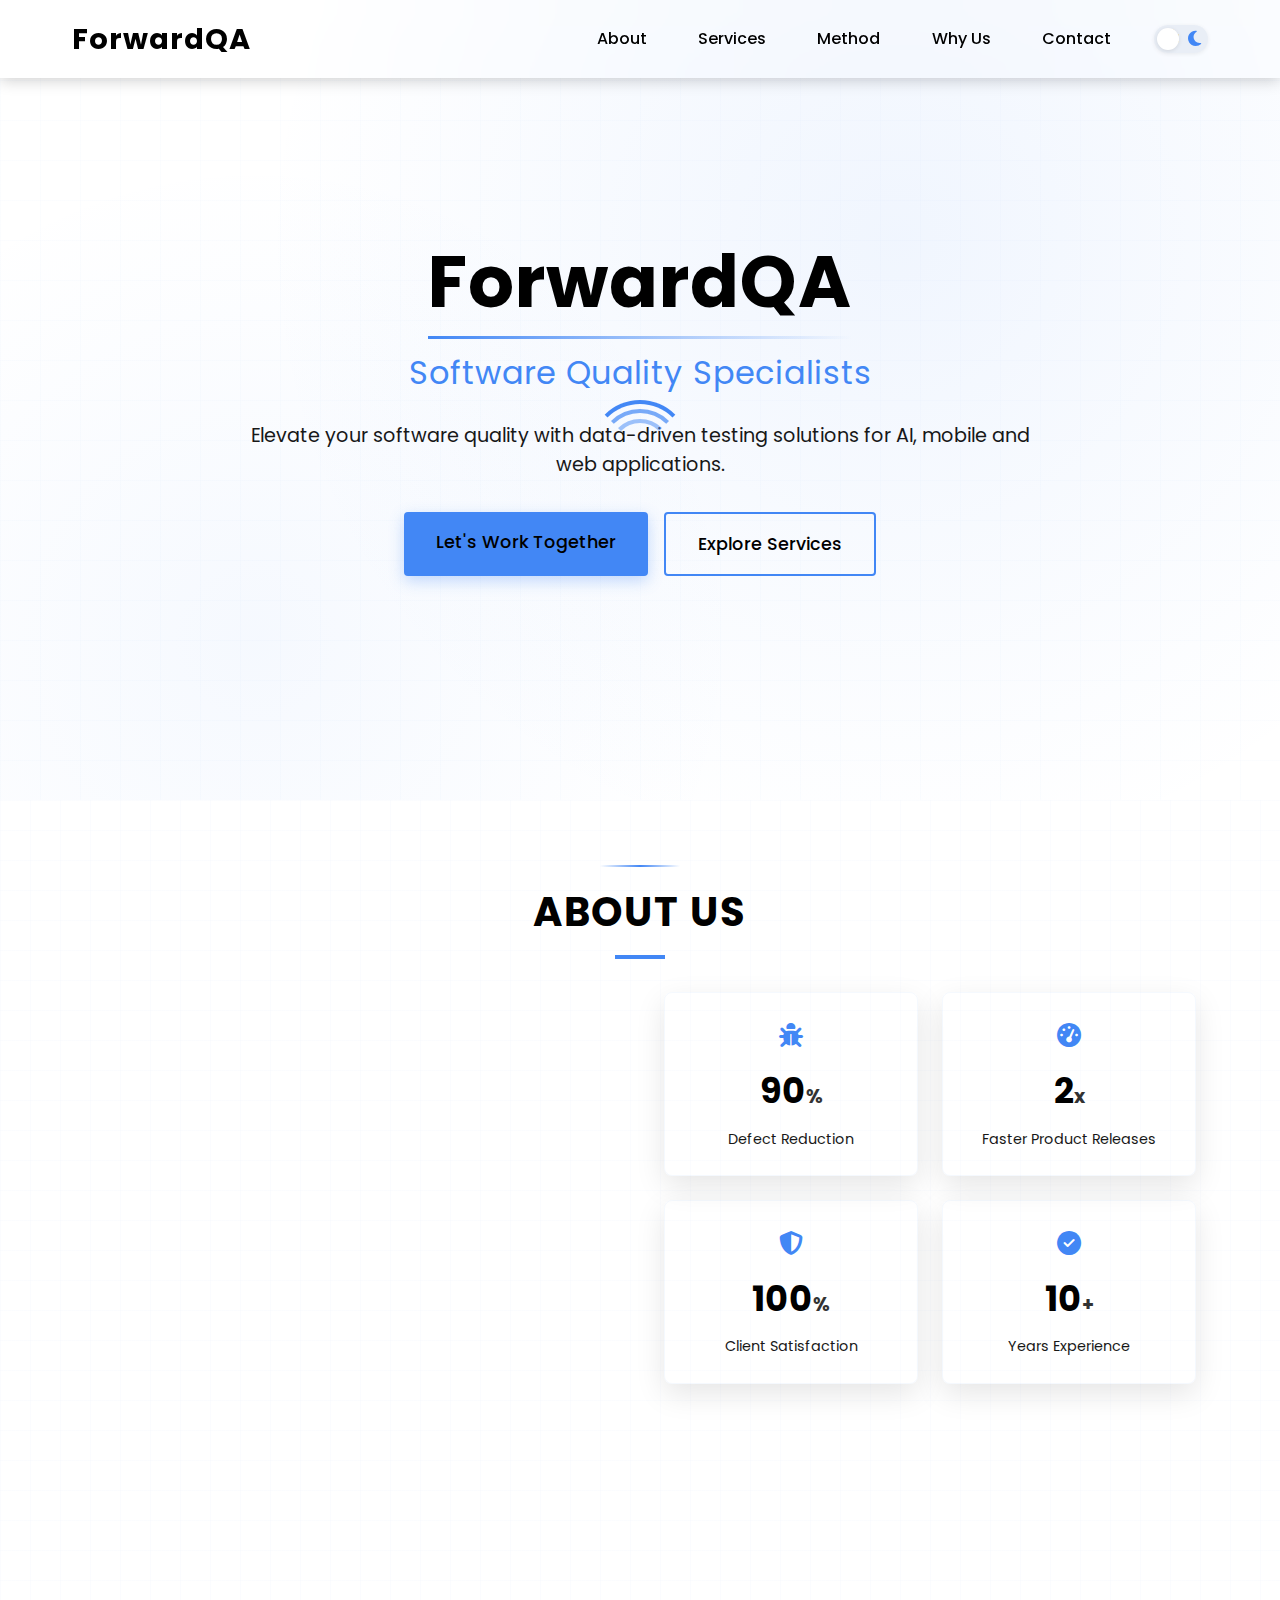
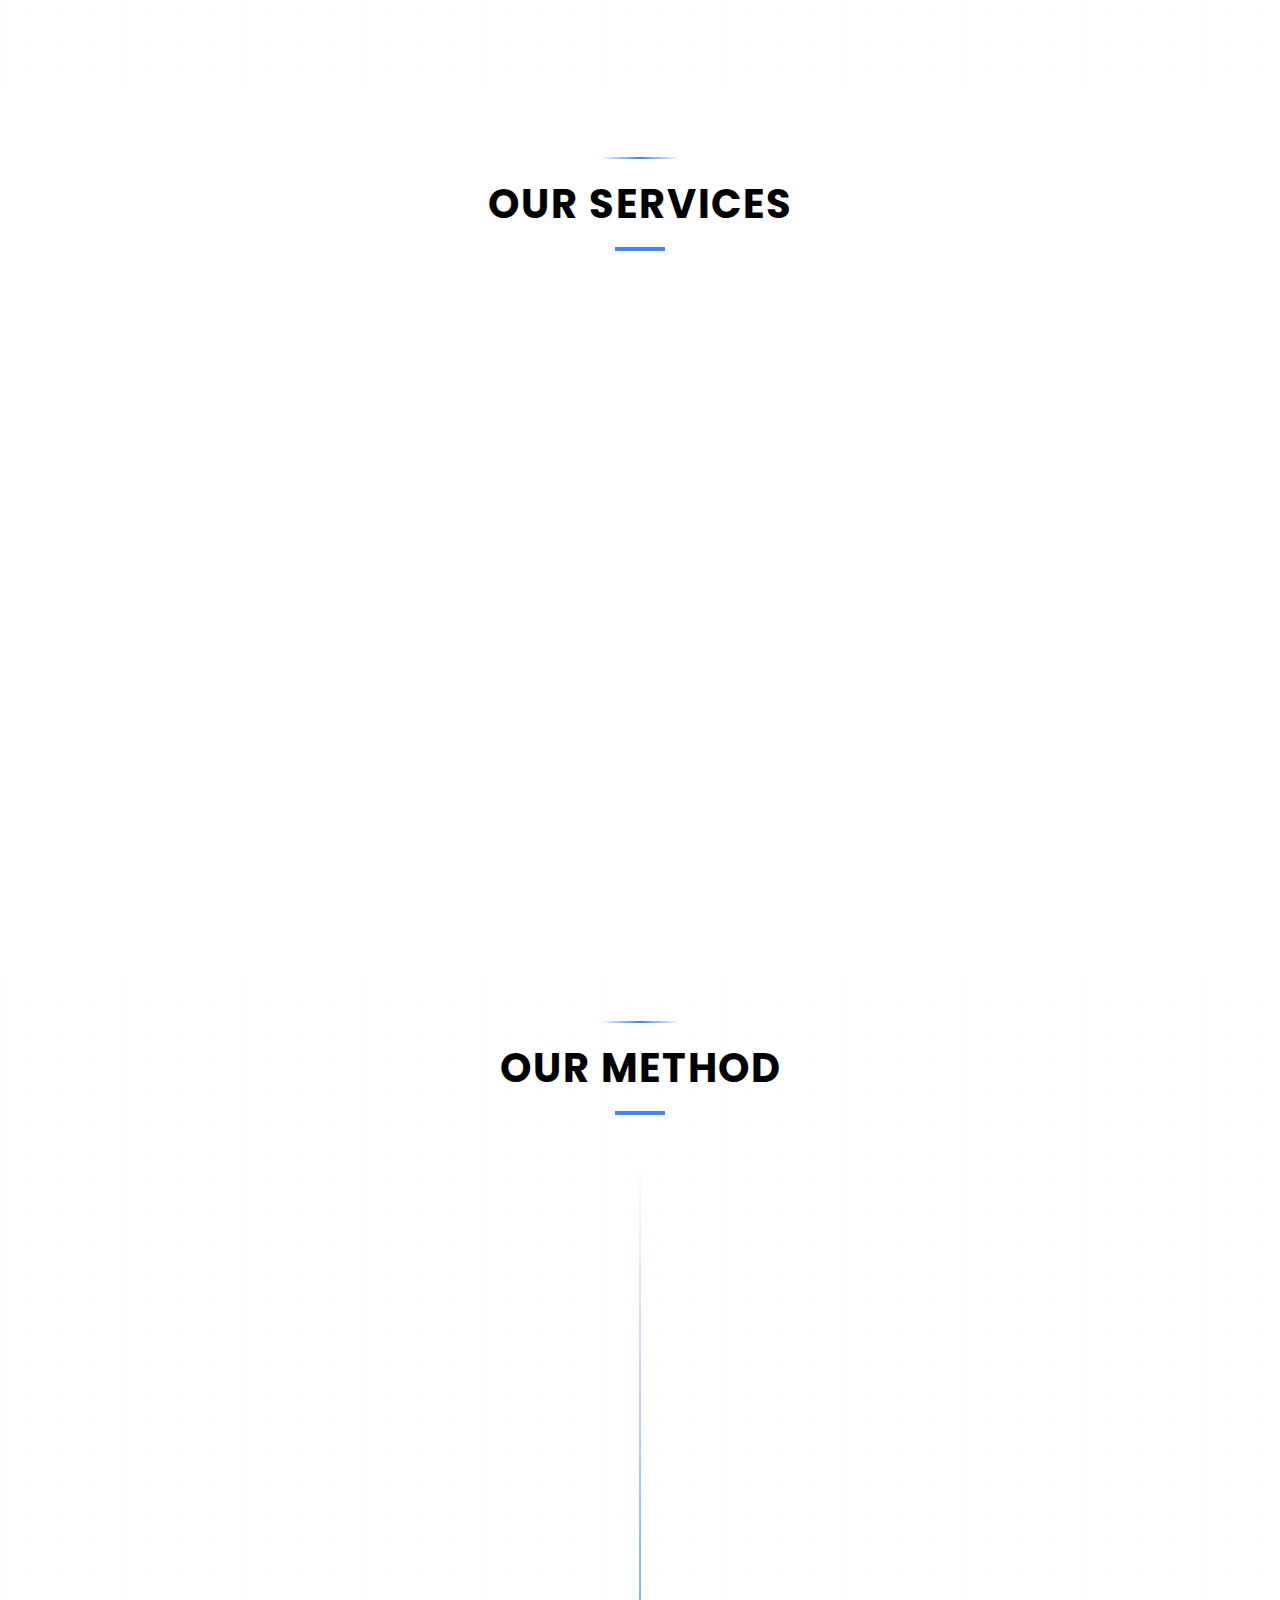
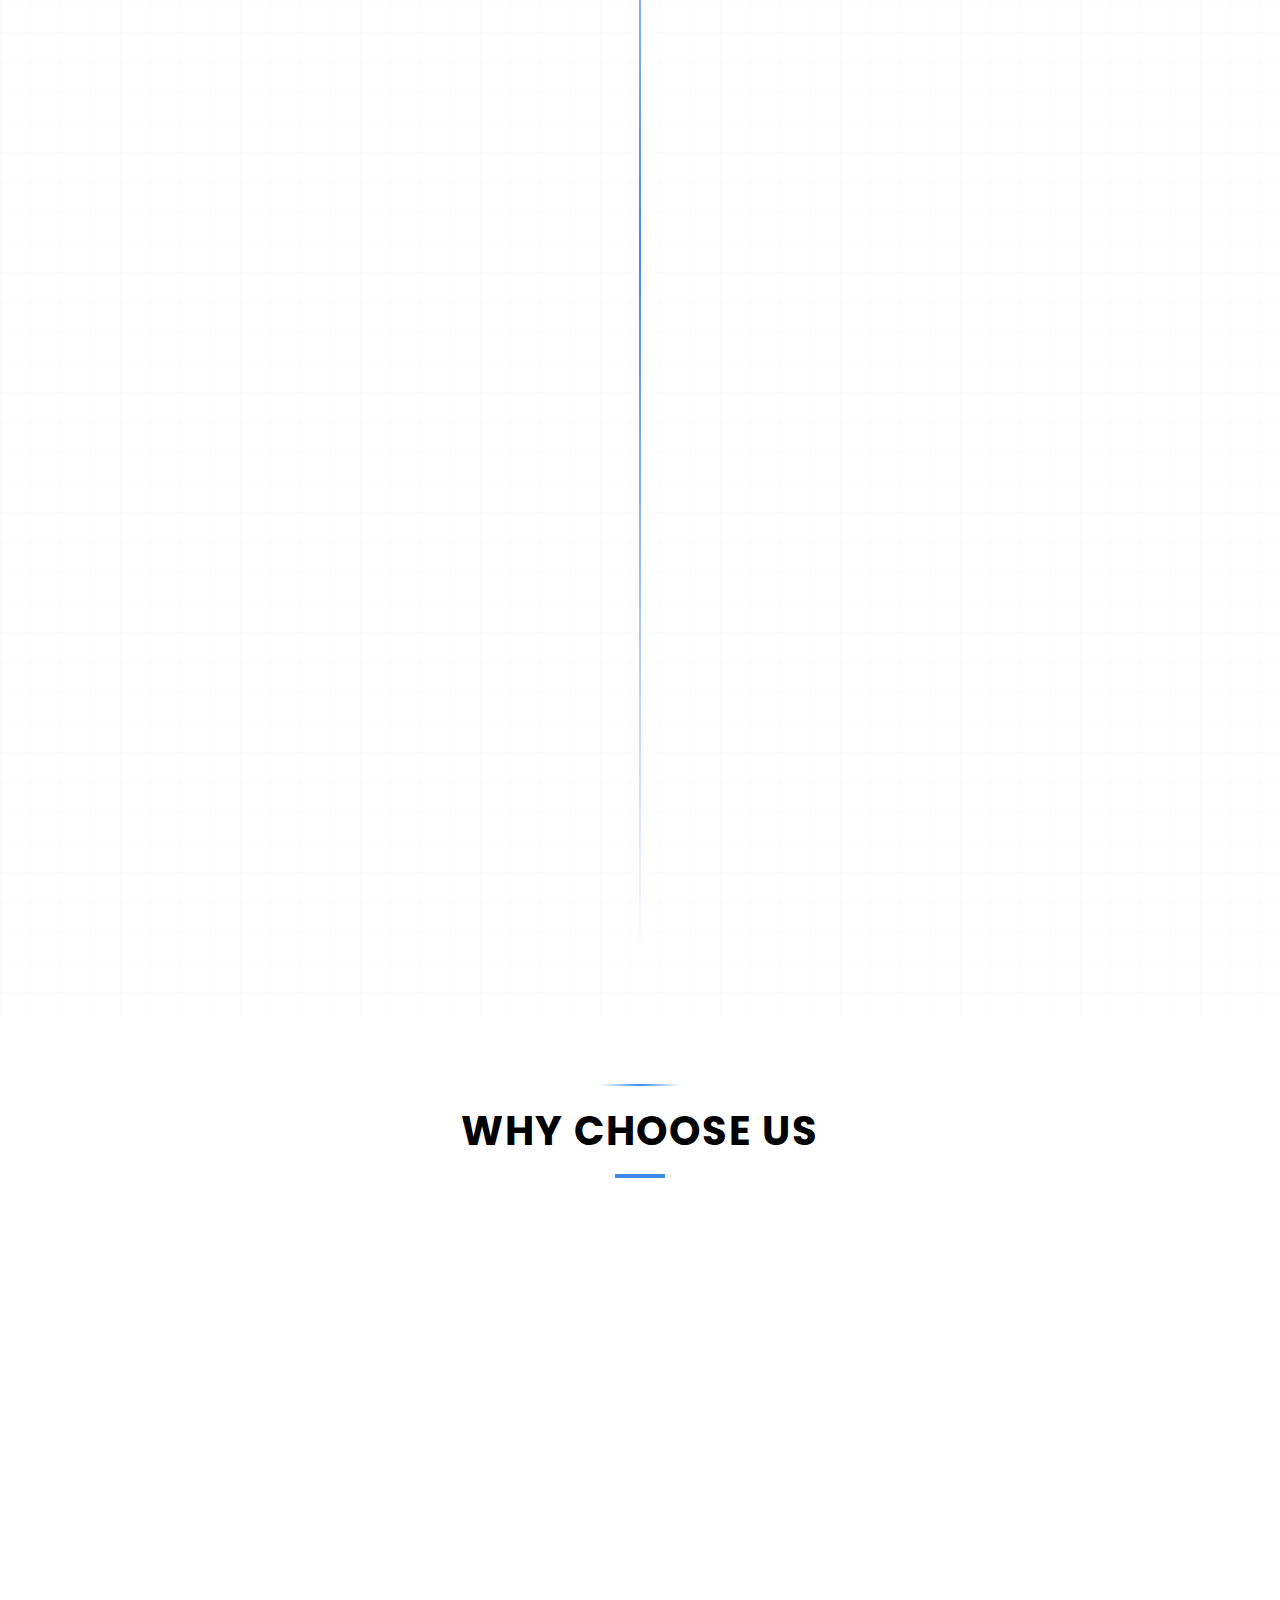
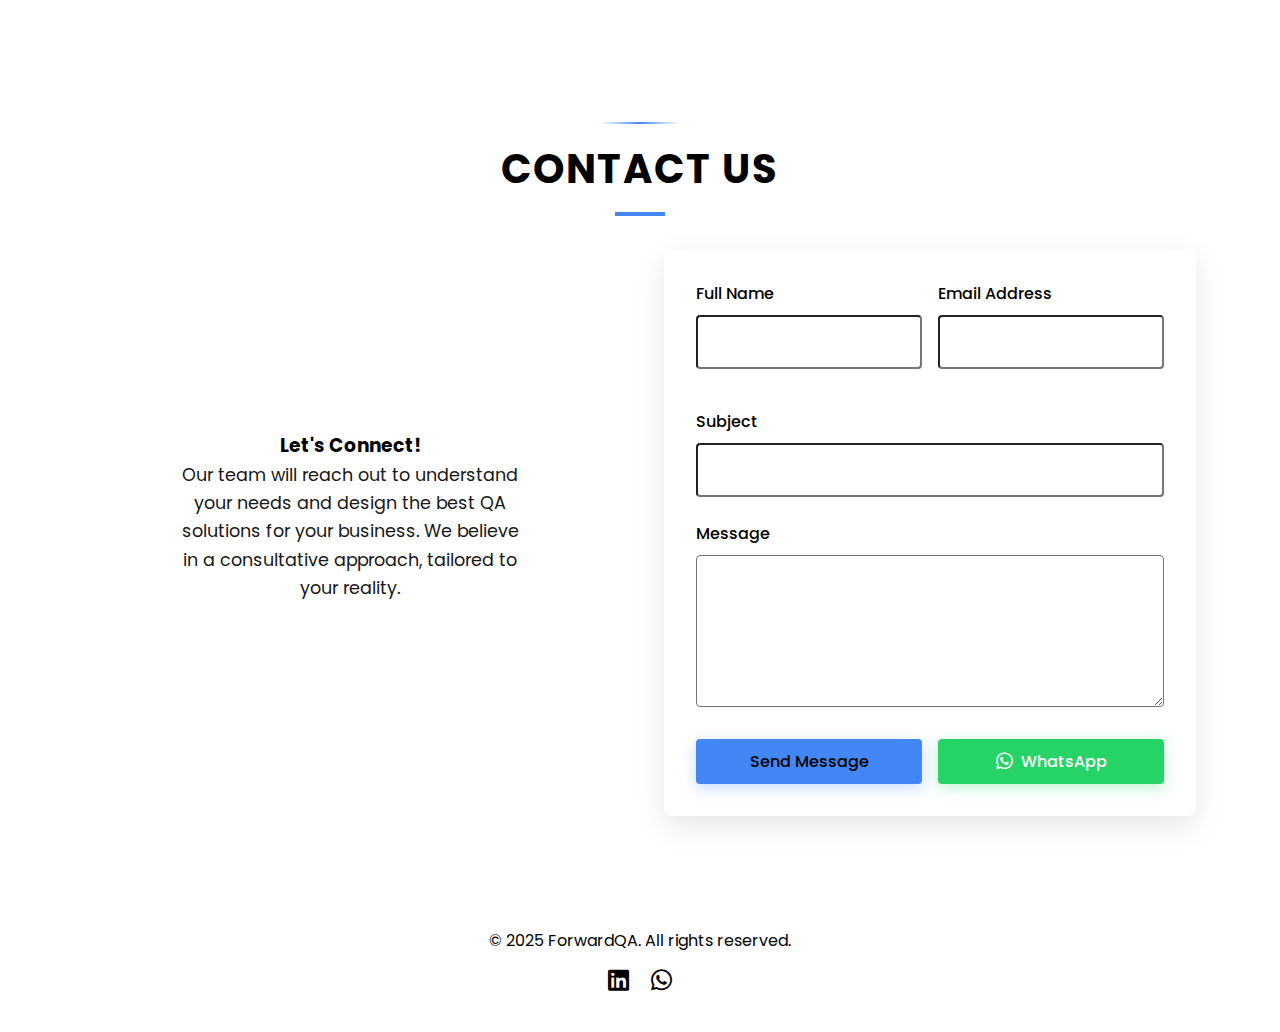
<file: index.html>
<!DOCTYPE html>
<html lang="en" translate="no" class="notranslate">
<head>
    <meta charset="UTF-8">
    <meta name="viewport" content="width=device-width, initial-scale=1.0">
    <title>ForwardQA - Quality Assurance and Software Testing Services</title>
    <meta name="description" content="ForwardQA provides specialized software testing services, including AI validation, mobile testing, web QA solutions, and enterprise systems quality assurance.">
    <meta name="keywords" content="quality assurance, software testing, QA services, mobile testing, AI validation, web testing, software quality, test automation, ForwardQA">
    
    <!-- Open Graph meta tags for social sharing -->
    <meta property="og:title" content="ForwardQA - Quality Assurance and Software Testing Services">
    <meta property="og:description" content="Specialized quality assurance services for software, including AI, mobile, web and enterprise applications.">
    <meta property="og:url" content="https://www.forwardqa.com">
    <meta property="og:type" content="website">
    <meta property="og:image" content="images/forwardqa-og.jpg">
    
    <!-- Twitter Card data -->
    <meta name="twitter:card" content="summary_large_image">
    <meta name="twitter:title" content="ForwardQA - Quality Assurance and Software Testing Services">
    <meta name="twitter:description" content="Specialized quality assurance services for software, including AI, mobile, web and enterprise applications.">
    
    <!-- Canonical URL -->
    <link rel="canonical" href="https://www.forwardqa.com">
    
    <!-- Favicon -->
    <link rel="icon" type="image/svg+xml" href="images/favicon.svg">
    <link rel="stylesheet" href="styles.css">
    <link rel="stylesheet" href="https://cdnjs.cloudflare.com/ajax/libs/font-awesome/6.4.0/css/all.min.css">
    <link href="https://fonts.googleapis.com/css2?family=Poppins:wght@300;400;500;600;700&display=swap" rel="stylesheet">
    
    <!-- Structured data for local business (JSON-LD) -->
    <script type="application/ld+json">
    {
        "@context": "https://schema.org",
        "@type": "ProfessionalService",
        "name": "ForwardQA",
        "image": "images/forwardqa-logo.jpg",
        "description": "ForwardQA is a company specialized in ensuring software quality through testing services for various platforms including AI, mobile, web, and enterprise systems.",
        "address": {
            "@type": "PostalAddress",
            "addressLocality": "Rio de Janeiro",
            "addressRegion": "RJ",
            "addressCountry": "BR"
        },
        "url": "https://www.forwardqa.com",
        "telephone": "+552199999999",
        "priceRange": "$$$",
        "sameAs": [
            "https://www.linkedin.com/company/forwardqa"
        ],
        "openingHours": "Mo,Tu,We,Th,Fr 09:00-18:00",
        "serviceArea": {
            "@type": "GeoCircle",
            "geoMidpoint": {
                "@type": "GeoCoordinates",
                "latitude": -22.9068,
                "longitude": -43.1729
            },
            "geoRadius": "5000"
        },
        "knowsAbout": ["Quality Assurance", "Software Testing", "Test Automation", "AI Testing", "Mobile Testing", "Web Testing"]
    }
    </script>
</head>
<body id="top">
    <!-- Page Loader -->
    <div class="page-loader">
        <div class="loader"></div>
    </div>

    <header>
        <nav>
            <div class="logo"><a href="#top">ForwardQA</a></div>
            <div class="nav-actions">
                <ul class="nav-links">
                    <li><a href="#about">About</a></li>
                    <li><a href="#services">Services</a></li>
                    <li><a href="#method">Method</a></li>
                    <li><a href="#why-us">Why Us</a></li>
                    <li><a href="#contact">Contact</a></li>
                </ul>
                <button id="theme-toggle" aria-label="Alternar tema" class="theme-switch">
                    <span class="switch-track">
                        <span class="switch-icon switch-sun"><i class="fas fa-sun"></i></span>
                        <span class="switch-icon switch-moon"><i class="fas fa-moon"></i></span>
                        <span class="switch-thumb"></span>
                    </span>
                </button>
            </div>
        </nav>
    </header>

    <section id="hero" class="hero">
        <div class="container">
            <div class="hero-content">
                <h1 class="hero-title">ForwardQA</h1>
                <h2>Software Quality Specialists</h2>
                <p class="hero-description">Elevate your software quality with data-driven testing solutions for AI, mobile and web applications.</p>
                <div class="hero-cta">
                    <a href="#contact" class="cta-button">Let's Work Together</a>
                    <a href="#services" class="secondary-button">Explore Services</a>
                </div>
            </div>
        </div>
    </section>

    <section id="about" class="about">
        <div class="container">
            <h2 class="section-title">About Us</h2>
            <div class="about-content">
                <div class="about-text">
                    <p class="fade-in">ForwardQA is a company specialized in ensuring software quality. Founded with the purpose of transforming quality standards in software development, our mission has always been to offer solutions that elevate the reliability and efficiency of companies' systems.</p>
                    <p class="fade-in">We are committed to providing software testing that ensures not only functionality but also excellence in performance, security, and user experience. We work with a continuous innovation approach, always seeking the best practices and technologies to deliver high-impact results.</p>
                    <p class="fade-in">Our expertise is recognized by leading companies in the market, and we are constantly evolving to ensure our clients have the most reliable and competitive systems. ForwardQA is the ideal partner for those seeking quality, precision, and effective solutions in all aspects of the software lifecycle.</p>
                </div>
                <div class="about-visual">
                    <div class="metrics-container">
                        <div class="metric-card">
                            <div class="metric-icon"><i class="fas fa-bug"></i></div>
                            <div class="metric-number">90<span>%</span></div>
                            <div class="metric-text">Defect Reduction</div>
                        </div>
                        <div class="metric-card">
                            <div class="metric-icon"><i class="fas fa-tachometer-alt"></i></div>
                            <div class="metric-number">2<span>x</span></div>
                            <div class="metric-text">Faster Product Releases</div>
                        </div>
                        <div class="metric-card">
                            <div class="metric-icon"><i class="fas fa-shield-alt"></i></div>
                            <div class="metric-number">100<span>%</span></div>
                            <div class="metric-text">Client Satisfaction</div>
                        </div>
                        <div class="metric-card">
                            <div class="metric-icon"><i class="fas fa-check-circle"></i></div>
                            <div class="metric-number">10<span>+</span></div>
                            <div class="metric-text">Years Experience</div>
                        </div>
                    </div>
                </div>
            </div>
            <div class="highlight-expertise fade-in">
                <h3>Specialized Testing Expertise</h3>
                <p>Our specialized team has extensive experience in quality validation across diverse platforms including <span>AI-powered products</span>, <span>mobile applications</span>, <span>web solutions</span>, <span>IoT devices</span>, <span>cloud infrastructures</span>, and <span>enterprise systems</span>. We understand the unique challenges of each platform and apply targeted testing methodologies to ensure optimal performance and reliability.</p>
            </div>
        </div>
    </section>

    <section id="services" class="services">
        <div class="container">
            <h2 class="section-title">Our Services</h2>
            <div class="services-grid">
                <div class="service-card fade-in-right">
                    <div class="service-icon">
                        <i class="fas fa-code"></i>
                    </div>
                    <h3>Functional Testing</h3>
                    <p>Ensure your software functions exactly as intended with our comprehensive testing approach.</p>
                </div>
                <div class="service-card fade-in-left">
                    <div class="service-icon">
                        <i class="fas fa-tachometer-alt"></i>
                    </div>
                    <h3>Performance Testing</h3>
                    <p>Optimize your application's speed, responsiveness, and stability under various workloads.</p>
                </div>
                <div class="service-card fade-in-right">
                    <div class="service-icon">
                        <i class="fas fa-shield-alt"></i>
                    </div>
                    <h3>Security Testing</h3>
                    <p>Identify and address vulnerabilities to protect your data and users from potential threats.</p>
                </div>
                <div class="service-card fade-in-left">
                    <div class="service-icon">
                        <i class="fas fa-robot"></i>
                    </div>
                    <h3>Test Automation</h3>
                    <p>Implement scalable test automation solutions to improve efficiency and test coverage.</p>
                </div>
                <div class="service-card fade-in-right">
                    <div class="service-icon">
                        <i class="fas fa-brain"></i>
                    </div>
                    <h3>AI Validation</h3>
                    <p>Specialized testing for AI systems ensuring accuracy, reliability, and unbiased performance of algorithms.</p>
                </div>
                <div class="service-card fade-in-left">
                    <div class="service-icon">
                        <i class="fas fa-network-wired"></i>
                    </div>
                    <h3>API Testing</h3>
                    <p>Comprehensive validation of APIs for reliability, security, and performance in integrated environments.</p>
                </div>
            </div>
        </div>
    </section>

    <section id="method" class="method">
        <div class="container">
            <h2 class="section-title">Our Method</h2>
            <div class="method-timeline">
                <div class="timeline-item fade-in-right">
                    <div class="timeline-icon">
                        <i class="fas fa-search"></i>
                    </div>
                    <div class="timeline-content">
                        <h3>Diagnosis</h3>
                        <p>We begin with a thorough assessment of your current QA practices, identify gaps, and understand your specific needs and goals.</p>
                    </div>
                </div>
                
                <div class="timeline-item fade-in-left">
                    <div class="timeline-icon">
                        <i class="fas fa-clipboard-check"></i>
                    </div>
                    <div class="timeline-content">
                        <h3>Strategy Planning</h3>
                        <p>Based on the diagnosis, we develop a customized QA strategy tailored to your business size, whether you're a startup or an established enterprise.</p>
                    </div>
                </div>
                
                <div class="timeline-item fade-in-right">
                    <div class="timeline-icon">
                        <i class="fas fa-cogs"></i>
                    </div>
                    <div class="timeline-content">
                        <h3>Implementation</h3>
                        <p>Our team implements the planned QA processes, tools, and infrastructure, ensuring minimal disruption to your ongoing development.</p>
                    </div>
                </div>
                
                <div class="timeline-item fade-in-left">
                    <div class="timeline-icon">
                        <i class="fas fa-graduation-cap"></i>
                    </div>
                    <div class="timeline-content">
                        <h3>Training</h3>
                        <p>We provide comprehensive training for your team on new QA methodologies, tools, and best practices to ensure sustainable quality management.</p>
                    </div>
                </div>
                
                <div class="timeline-item fade-in-right">
                    <div class="timeline-icon">
                        <i class="fas fa-chart-line"></i>
                    </div>
                    <div class="timeline-content">
                        <h3>Monitoring & Optimization</h3>
                        <p>Continuous monitoring of implemented processes to identify opportunities for optimization and improvement.</p>
                    </div>
                </div>
                
                <div class="timeline-item fade-in-left">
                    <div class="timeline-icon">
                        <i class="fas fa-sync-alt"></i>
                    </div>
                    <div class="timeline-content">
                        <h3>Continuous Support</h3>
                        <p>Ongoing support and periodic reviews to ensure your QA processes evolve with your business growth and changing requirements.</p>
                    </div>
                </div>
            </div>
        </div>
    </section>

    <section id="why-us" class="why-us">
        <div class="container">
            <h2 class="section-title">Why Choose Us</h2>
            <div class="differentials-grid">
                <div class="differential-card fade-in">
                    <div class="differential-icon">
                        <i class="fas fa-globe"></i>
                    </div>
                    <h3>Global Reach</h3>
                    <p>We work with clients and projects from all over the world</p>
                </div>
                <div class="differential-card fade-in">
                    <div class="differential-icon">
                        <i class="fas fa-certificate"></i>
                    </div>
                    <h3>Proven Track Record</h3>
                    <p>Years of experience delivering quality solutions across diverse industries and technologies</p>
                </div>
                <div class="differential-card fade-in">
                    <div class="differential-icon">
                        <i class="fas fa-bullseye"></i>
                    </div>
                    <h3>Quality Focus</h3>
                    <p>Focus on performance, security, user experience, and continuous innovation</p>
                </div>
                <div class="differential-card fade-in">
                    <div class="differential-icon">
                        <i class="fas fa-handshake"></i>
                    </div>
                    <h3>Trusted Partner</h3>
                    <p>Trusted by market-leading companies for software quality assurance</p>
                </div>
            </div>
        </div>
    </section>
    
    <section id="contact" class="contact">
        <div class="container">
            <h2 class="section-title">Contact Us</h2>
            <div class="contact-minimal">
                <div class="contact-info-column">
                    <div style="display: flex; flex-direction: column; align-items: center; justify-content: center; height: 100%;">
                        <h3 style="text-align: center;">Let's Connect!</h3>
                        <p class="contact-intro" style="text-align: center; max-width: 350px;">Our team will reach out to understand your needs and design the best QA solutions for your business. We believe in a consultative approach, tailored to your reality.</p>
                    </div>
                </div>
                <div class="contact-form-column">
                    <form id="contact-form" class="minimal-form" action="https://formspree.io/f/xnndjzpv" method="POST">
                        <div class="form-row">
                            <div class="form-group">
                                <label for="fullName">Full Name</label>
                                <input type="text" id="fullName" name="fullName" required autocomplete="off">
                            </div>
                            
                            <div class="form-group">
                                <label for="email">Email Address</label>
                                <input type="email" id="email" name="email" required autocomplete="off">
                            </div>
                        </div>
                        
                        <div class="form-group">
                            <label for="subject">Subject</label>
                            <input type="text" id="subject" name="subject" required autocomplete="off">
                        </div>
                        
                        <div class="form-group">
                            <label for="message">Message</label>
                            <textarea id="message" name="message" rows="5" required autocomplete="off"></textarea>
                        </div>
                        
                        <div class="contact-buttons">
                            <button type="submit" class="minimal-button">
                                Send Message
                            </button>
                            <a href="#" class="whatsapp-button">
                                <i class="fab fa-whatsapp"></i> WhatsApp
                            </a>
                        </div>
                    </form>
                </div>
            </div>
        </div>
    </section>

    <footer>
        <div class="container">
            <div class="footer-content" style="display: flex; flex-direction: column; align-items: center; gap: 0.5rem; text-align: center;">
                <div class="footer-info">
                    <span>&copy; 2025 ForwardQA. All rights reserved.</span>
                </div>
                <div class="social-links">
                    <a href="https://www.linkedin.com/company/forwardqa" target="_blank" rel="noopener" aria-label="Follow ForwardQA on LinkedIn"><i class="fab fa-linkedin"></i></a>
                    <a href="https://wa.me/5521999999999" target="_blank" rel="noopener" aria-label="Contact ForwardQA on WhatsApp" style="margin-left: 0.7rem;"><i class="fab fa-whatsapp"></i></a>
                </div>
            </div>
        </div>
        <a href="#top" class="back-to-top" aria-label="Back to top">
            <i class="fas fa-arrow-up"></i>
        </a>
    </footer>

    <script src="script.js"></script>
</body>
</html>
</file>
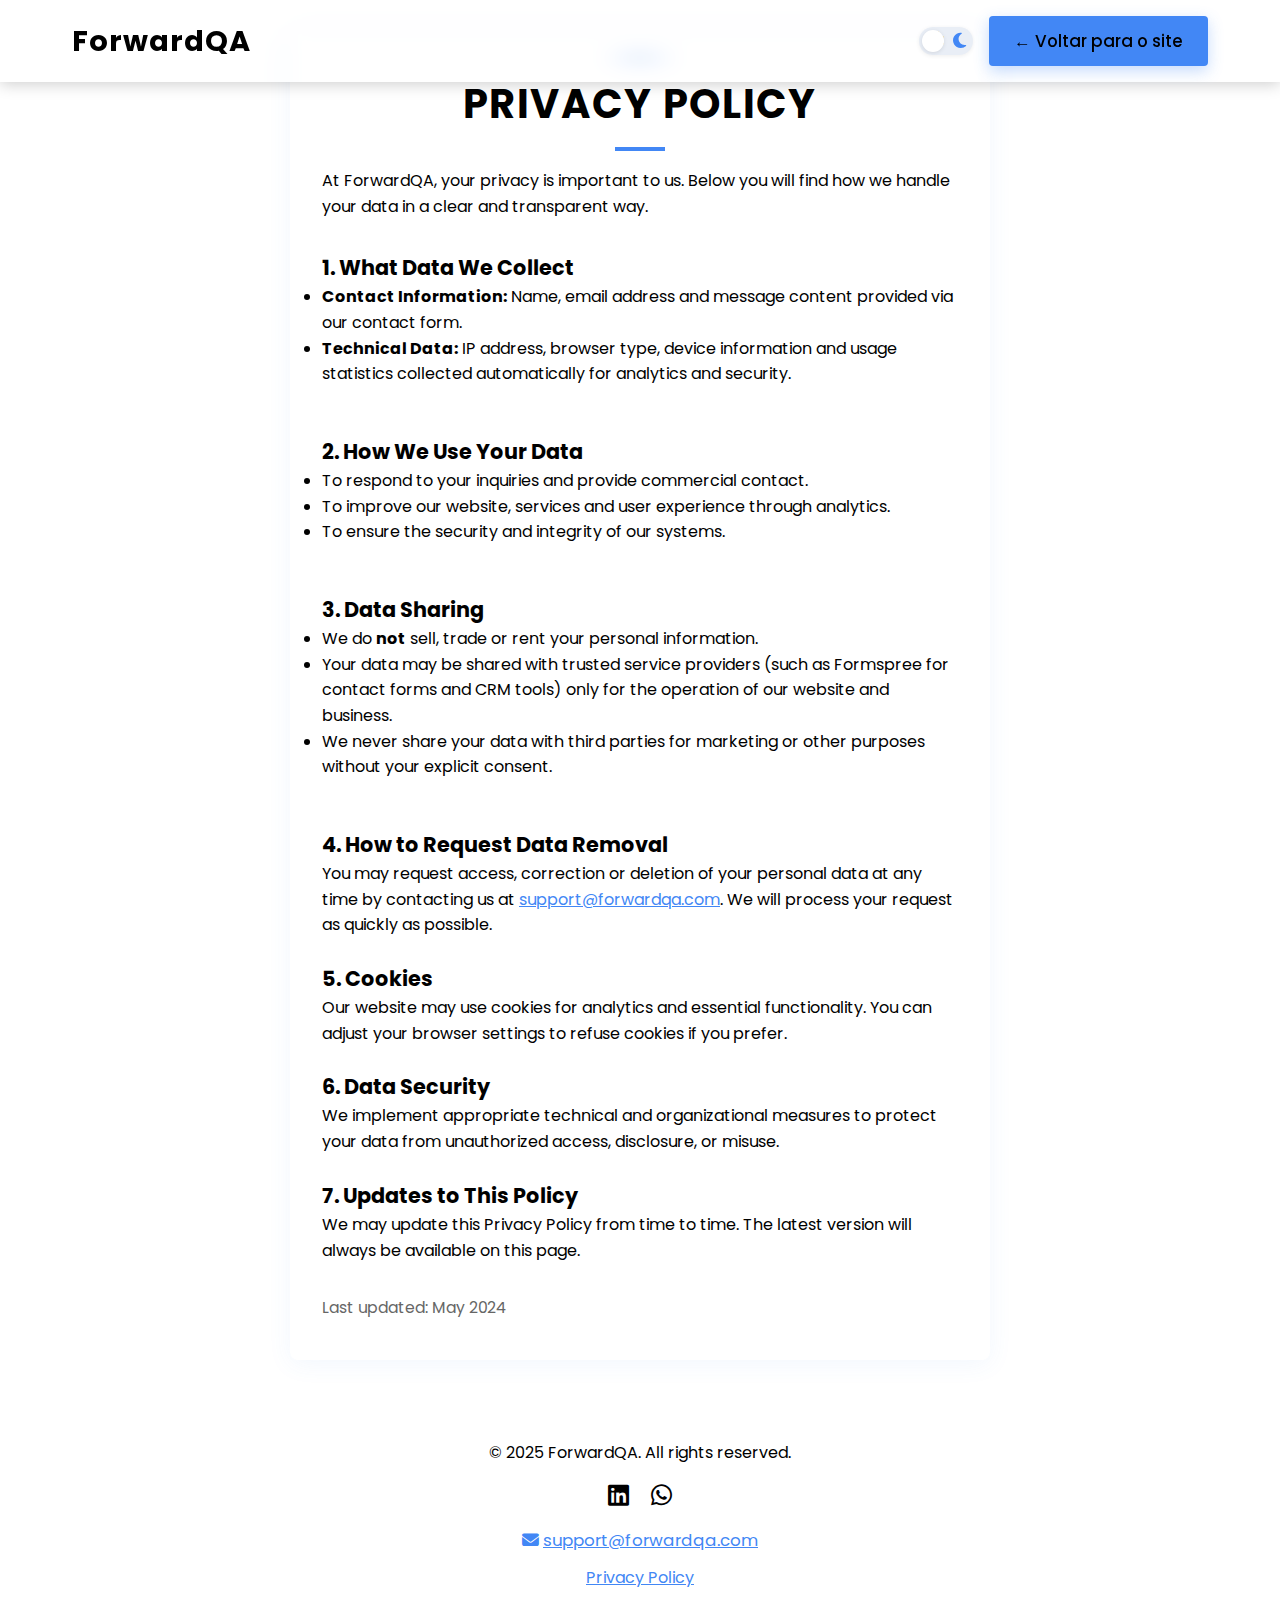
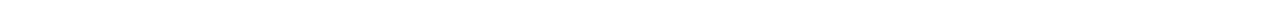
<file: privacy-policy/index.html>
<!DOCTYPE html>
<html lang="en" translate="no" class="notranslate">
<head>
    <meta charset="UTF-8">
    <meta name="viewport" content="width=device-width, initial-scale=1.0">
    <title>Privacy Policy - ForwardQA</title>
    <meta name="description" content="Privacy Policy for ForwardQA - Quality Assurance and Software Testing Services.">
    <meta name="robots" content="index, follow">
    <link rel="icon" type="image/svg+xml" href="/images/favicon.svg">
    <link rel="stylesheet" href="/styles.css">
    <link rel="stylesheet" href="https://cdnjs.cloudflare.com/ajax/libs/font-awesome/6.4.0/css/all.min.css">
    <link href="https://fonts.googleapis.com/css2?family=Poppins:wght@300;400;500;600;700&display=swap" rel="stylesheet">
</head>
<body>
    <header>
        <nav style="display: flex; align-items: center; justify-content: space-between;">
            <div class="logo"><a href="/">ForwardQA</a></div>
            <div style="display: flex; align-items: center; gap: 1rem;">
                <button id="theme-toggle" aria-label="Alternar tema" class="theme-switch">
                    <span class="switch-track">
                        <span class="switch-icon switch-sun"><i class="fas fa-sun"></i></span>
                        <span class="switch-icon switch-moon"><i class="fas fa-moon"></i></span>
                        <span class="switch-thumb"></span>
                    </span>
                </button>
                <a href="/" class="cta-button" style="text-decoration:none; font-size:1.05rem; padding:0.7em 1.5em;">← Voltar para o site</a>
            </div>
        </nav>
    </header>
    <main role="main">
        <section class="container" aria-label="Privacy Policy content" style="max-width: 700px; margin: 2rem auto 3rem auto; background: var(--card-bg); border-radius: 8px; box-shadow: 0 4px 24px rgba(66,135,245,0.07); padding: 2.5rem 2rem; min-height: 60vh; display: flex; flex-direction: column;">
            <h1 class="section-title" style="margin-bottom: 2rem;">Privacy Policy</h1>
            <p>At ForwardQA, your privacy is important to us. Below you will find how we handle your data in a clear and transparent way.</p>

            <h2 style="margin-top:2rem; font-size:1.3rem;">1. What Data We Collect</h2>
            <ul style="margin-bottom:1.5rem;">
                <li><strong>Contact Information:</strong> Name, email address and message content provided via our contact form.</li>
                <li><strong>Technical Data:</strong> IP address, browser type, device information and usage statistics collected automatically for analytics and security.</li>
            </ul>

            <h2 style="margin-top:1.5rem; font-size:1.3rem;">2. How We Use Your Data</h2>
            <ul style="margin-bottom:1.5rem;">
                <li>To respond to your inquiries and provide commercial contact.</li>
                <li>To improve our website, services and user experience through analytics.</li>
                <li>To ensure the security and integrity of our systems.</li>
            </ul>

            <h2 style="margin-top:1.5rem; font-size:1.3rem;">3. Data Sharing</h2>
            <ul style="margin-bottom:1.5rem;">
                <li>We do <strong>not</strong> sell, trade or rent your personal information.</li>
                <li>Your data may be shared with trusted service providers (such as Formspree for contact forms and CRM tools) only for the operation of our website and business.</li>
                <li>We never share your data with third parties for marketing or other purposes without your explicit consent.</li>
            </ul>

            <h2 style="margin-top:1.5rem; font-size:1.3rem;">4. How to Request Data Removal</h2>
            <p>You may request access, correction or deletion of your personal data at any time by contacting us at <a href="mailto:support@forwardqa.com" style="color:var(--accent-color);text-decoration:underline;">support@forwardqa.com</a>. We will process your request as quickly as possible.</p>

            <h2 style="margin-top:1.5rem; font-size:1.3rem;">5. Cookies</h2>
            <p>Our website may use cookies for analytics and essential functionality. You can adjust your browser settings to refuse cookies if you prefer.</p>

            <h2 style="margin-top:1.5rem; font-size:1.3rem;">6. Data Security</h2>
            <p>We implement appropriate technical and organizational measures to protect your data from unauthorized access, disclosure, or misuse.</p>

            <h2 style="margin-top:1.5rem; font-size:1.3rem;">7. Updates to This Policy</h2>
            <p>We may update this Privacy Policy from time to time. The latest version will always be available on this page.</p>
            <p style="margin-top:2rem; color:#666; font-size:0.98em;">Last updated: May 2024</p>
        </section>
    </main>
    <footer>
        <div class="container">
            <div class="footer-content" style="display: flex; flex-direction: column; align-items: center; gap: 0.7rem; text-align: center;">
                <div class="footer-info">
                    <span>&copy; 2025 ForwardQA. All rights reserved.</span>
                </div>
                <div class="social-links">
                    <a href="https://www.linkedin.com/company/forwardqa" target="_blank" rel="noopener" aria-label="Follow ForwardQA on LinkedIn"><i class="fab fa-linkedin"></i></a>
                    <a href="https://wa.me/5521999999999" target="_blank" rel="noopener" aria-label="Contact ForwardQA on WhatsApp"><i class="fab fa-whatsapp"></i></a>
                </div>
                <div class="footer-support-email">
                    <i class="fas fa-envelope"></i> <a href="mailto:support@forwardqa.com" style="color: var(--accent-color); text-decoration: underline;">support@forwardqa.com</a>
                </div>
                <div class="footer-privacy-link">
                    <a href="/privacy-policy/" style="color: var(--accent-color); text-decoration: underline;">Privacy Policy</a>
                </div>
            </div>
        </div>
    </footer>
    <script src="/script.js"></script>
</body>
</html>
</file>
<file: styles.css>
/* Global Styles */
:root {
    --accent-color: #4287f5; /* accent blue */
    --whatsapp-color: #25D366; /* WhatsApp brand color */
}

.theme-light {
    --primary-bg: #f7f9fc; /* light background */
    --secondary-bg: #e9eef6; /* lighter secondary */
    --card-bg: #ffffff; /* white cards */
    --form-bg: rgba(255,255,255,0.7);
    --text-color: #1a2236; /* dark text */
    --shadow: rgba(0,0,0,0.08);
    --header-bg: rgba(255,255,255,0.95);
    --header-border: #c3cfe6;
}

.theme-dark {
    --primary-bg: #0a0f2c;  /* dark navy */
    --secondary-bg: #131c4a; /* lighter navy */
    --card-bg: #1c2755; /* slightly lighter navy for cards */
    --form-bg: rgba(28, 39, 85, 0.7);
    --text-color: #ffffff;  /* white */
    --shadow: rgba(0, 0, 0, 0.3);
    --header-bg: rgba(10, 15, 44, 0.9);
    --header-border: rgba(66, 135, 245, 0.1);
}

body {
    font-family: 'Poppins', sans-serif;
    color: var(--text-color);
    background-color: var(--primary-bg);
    line-height: 1.6;
    overflow-x: hidden;
}

/* Section sizing */
section {
    min-height: auto;
    padding: 4rem 0;
}

* {
    margin: 0;
    padding: 0;
    box-sizing: border-box;
}

html {
    scroll-behavior: smooth;
}

.container {
    width: 90%;
    max-width: 1200px;
    margin: 0 auto;
    padding: 0 20px;
}

a {
    color: var(--text-color);
    text-decoration: none;
    transition: all 0.3s ease;
}

a:hover {
    color: var(--accent-color);
}

button {
    cursor: pointer;
    font-family: 'Poppins', sans-serif;
    transition: all 0.3s ease;
}

.section-title {
    font-size: 2.5rem;
    font-weight: 700;
    text-align: center;
    margin-bottom: 3rem;
    position: relative;
    text-transform: uppercase;
    letter-spacing: 2px;
}

.section-title::before {
    content: '';
    position: absolute;
    top: -15px;
    left: 50%;
    transform: translateX(-50%);
    width: 80px;
    height: 2px;
    background: linear-gradient(90deg, transparent, var(--accent-color), transparent);
}

.section-title::after {
    content: '';
    position: absolute;
    bottom: -15px;
    left: 50%;
    transform: translateX(-50%);
    width: 50px;
    height: 4px;
    background-color: var(--accent-color);
}

/* Header and Navigation */
header {
    position: fixed;
    top: 0;
    left: 0;
    width: 100%;
    z-index: 1000;
    padding: 1rem 0;
    background-color: var(--header-bg);
    backdrop-filter: blur(10px);
    transition: all 0.3s ease;
    box-shadow: 0 2px 15px rgba(0, 0, 0, 0.2);
    border-bottom: 1px solid var(--header-border);
}

header.scrolled {
    padding: 0.7rem 0;
    box-shadow: 0 5px 20px rgba(0, 0, 0, 0.3);
    background-color: var(--header-bg);
}

nav {
    display: flex;
    align-items: center;
    justify-content: space-between;
    width: 100%;
    max-width: 1200px;
    margin: 0 auto;
    padding: 0 2.5vw;
}

.logo {
    font-size: 1.8rem;
    font-weight: 700;
    letter-spacing: 1px;
    position: relative;
    transition: all 0.3s ease;
    margin: 0;
    display: flex;
    align-items: center;
    flex-shrink: 0;
    padding: 0;
}

.logo::after {
    content: '';
    position: absolute;
    bottom: -5px;
    left: 0;
    width: 0;
    height: 2px;
    background: var(--accent-color);
    transition: width 0.3s ease;
}

.logo:hover::after {
    width: 100%;
}

.logo a {
    color: var(--text-color);
    text-decoration: none;
    transition: all 0.3s ease;
    display: flex;
    align-items: center;
}

.logo a:hover {
    color: var(--accent-color);
}

.nav-actions {
    display: flex;
    align-items: center;
    gap: 1.5rem;
    margin-left: auto;
}

.nav-links {
    display: flex;
    list-style: none;
    align-items: center;
    gap: 1.2rem;
    margin: 0;
}

.nav-links li {
    margin-left: 2rem;
}

.nav-links a {
    font-weight: 500;
    position: relative;
    padding: 0.5rem 0;
}

.nav-links a::after {
    content: '';
    position: absolute;
    bottom: 0;
    left: 0;
    width: 0;
    height: 2px;
    background-color: var(--accent-color);
    transition: width 0.3s ease;
}

.nav-links a:hover::after {
    width: 100%;
}

.hamburger {
    display: none;
    cursor: pointer;
    border-radius: 6px;
    transition: background 0.2s, box-shadow 0.2s;
    box-shadow: 0 1px 6px rgba(66,135,245,0.07);
    padding: 4px 6px;
}
.hamburger:hover, .hamburger.active {
    background: rgba(66,135,245,0.08);
    box-shadow: 0 2px 10px rgba(66,135,245,0.13);
}
.hamburger span {
    display: block;
    width: 25px;
    height: 3px;
    background-color: var(--text-color);
    margin: 5px 0;
    border-radius: 2px;
    transition: all 0.3s ease;
}

/* Hero Section */
.hero {
    height: 100vh;
    min-height: 600px;
    max-height: 800px;
    background-color: var(--primary-bg);
    display: flex;
    align-items: center;
    position: relative;
    overflow: hidden;
}

.hero .container {
    position: relative;
    z-index: 2;
    display: flex;
    align-items: center;
    justify-content: center;
    width: 100%;
}

.hero-content {
    max-width: 800px;
    text-align: center;
}

.hero-visual {
    flex: 1;
    display: flex;
    justify-content: flex-end;
    position: relative;
}

.hero::before {
    content: '';
    position: absolute;
    top: 0;
    left: 0;
    width: 100%;
    height: 100%;
    background: 
        radial-gradient(circle at 70% 30%, rgba(66, 135, 245, 0.08), transparent 60%),
        radial-gradient(circle at 20% 80%, rgba(66, 135, 245, 0.05), transparent 40%);
    z-index: 1;
}

/* Tech grid pattern overlay */
.hero::after {
    content: '';
    position: absolute;
    top: 0;
    left: 0;
    width: 100%;
    height: 100%;
    background-image: 
        linear-gradient(rgba(66, 135, 245, 0.05) 1px, transparent 1px),
        linear-gradient(90deg, rgba(66, 135, 245, 0.05) 1px, transparent 1px);
    background-size: 40px 40px;
    opacity: 0.3;
    z-index: 1;
}

.hero-title {
    font-size: clamp(2.2rem, 7vw, 4.5rem);
    font-weight: 700;
    margin-bottom: 0.5rem;
    animation: fadeInUp 1s ease;
    letter-spacing: 1px;
    position: relative;
    display: inline-block;
    text-align: center;
}

.hero h1::after {
    content: '';
    position: absolute;
    bottom: 0;
    left: 0;
    width: 100%;
    height: 3px;
    background: linear-gradient(90deg, var(--accent-color), transparent);
}

.hero h2 {
    font-size: 2rem;
    font-weight: 400;
    margin-bottom: 1.5rem;
    animation: fadeInUp 1s ease 0.2s;
    animation-fill-mode: backwards;
    letter-spacing: 1px;
    color: var(--accent-color);
}

.hero-description {
    font-size: 1.2rem;
    line-height: 1.5;
    margin-bottom: 2rem;
    opacity: 0.9;
    animation: fadeInUp 1s ease 0.3s;
    animation-fill-mode: backwards;
}

.hero-cta {
    display: flex;
    gap: 1rem;
    animation: fadeInUp 1s ease 0.4s;
    animation-fill-mode: backwards;
    justify-content: center;
}

.cta-button {
    background-color: var(--accent-color);
    color: var(--text-color);
    border: none;
    padding: 1rem 2rem;
    font-size: 1.1rem;
    font-weight: 500;
    border-radius: 4px;
    box-shadow: 0 5px 15px rgba(66, 135, 245, 0.3);
    position: relative;
    overflow: hidden;
    display: inline-block;
    text-decoration: none;
    z-index: 1;
    transition: all 0.3s ease;
}

.cta-button::before {
    content: '';
    position: absolute;
    top: 0;
    left: -100%;
    width: 100%;
    height: 100%;
    background: linear-gradient(90deg, transparent, rgba(255, 255, 255, 0.2), transparent);
    transition: all 0.6s;
    z-index: -1;
}

.cta-button:hover::before {
    left: 100%;
}

.cta-button:hover {
    background-color: #2f6ed9;
    transform: translateY(-3px);
    box-shadow: 0 8px 20px rgba(66, 135, 245, 0.5);
}

.secondary-button {
    background-color: transparent;
    color: var(--text-color);
    border: 2px solid var(--accent-color);
    padding: 1rem 2rem;
    font-size: 1.1rem;
    font-weight: 500;
    border-radius: 4px;
    position: relative;
    display: inline-block;
    text-decoration: none;
    transition: all 0.3s ease;
}

.secondary-button:hover {
    background-color: rgba(66, 135, 245, 0.1);
    transform: translateY(-3px);
    color: var(--accent-color);
}

/* About Section */
.about {
    padding: 5rem 0;
    background-color: var(--secondary-bg);
    position: relative;
    overflow: hidden;
}

.about::before {
    content: '';
    position: absolute;
    top: 0;
    left: 0;
    width: 100%;
    height: 100%;
    background-image: 
        linear-gradient(rgba(66, 135, 245, 0.03) 1px, transparent 1px),
        linear-gradient(90deg, rgba(66, 135, 245, 0.03) 1px, transparent 1px);
    background-size: 30px 30px;
    opacity: 0.5;
    z-index: 1;
}

.about-content {
    display: grid;
    grid-template-columns: 1fr 1fr;
    gap: 3rem;
    position: relative;
    z-index: 2;
}

.about-text {
    display: flex;
    flex-direction: column;
    gap: 1rem;
}

.about-text p {
    margin-bottom: 0.5rem;
    font-size: 1rem;
    line-height: 1.6;
    opacity: 0.9;
}

.about-visual {
    display: flex;
    flex-direction: column;
    gap: 2rem;
}

.highlight-expertise {
    background-color: rgba(66, 135, 245, 0.08);
    border-left: 3px solid var(--accent-color);
    padding: 1rem 1.5rem;
    border-radius: 0 4px 4px 0;
    margin-top: 1rem;
    text-align: center;
    margin-left: auto;
    margin-right: auto;
    max-width: 90%;
}

.highlight-expertise span {
    color: var(--accent-color);
    font-weight: 500;
}

/* Metrics Container */
.metrics-container {
    display: grid;
    grid-template-columns: repeat(2, 1fr);
    gap: 1.5rem;
}

.metric-card {
    background-color: var(--card-bg);
    padding: 1.5rem;
    border-radius: 8px;
    text-align: center;
    box-shadow: 0 10px 30px rgba(0, 0, 0, 0.1);
    border: 1px solid rgba(66, 135, 245, 0.05);
    transition: all 0.3s ease;
}

.metric-card:hover {
    transform: translateY(-5px);
    box-shadow: 0 15px 35px rgba(0, 0, 0, 0.2), 0 0 15px rgba(66, 135, 245, 0.2);
    border-color: rgba(66, 135, 245, 0.2);
}

.metric-icon {
    font-size: 1.5rem;
    color: var(--accent-color);
    margin-bottom: 0.5rem;
}

.metric-number {
    font-size: 2.2rem;
    font-weight: 700;
    margin-bottom: 0.5rem;
    color: var(--text-color);
}

.metric-number span {
    font-size: 1.2rem;
    opacity: 0.8;
}

.metric-text {
    font-size: 0.9rem;
    opacity: 0.9;
}

/* Services Section */
.services {
    background-color: var(--primary-bg);
    padding: 5rem 0;
}

.services-grid {
    display: grid;
    grid-template-columns: repeat(3, 1fr);
    gap: 2rem;
    margin-top: 3rem;
}

@media (max-width: 1024px) {
    .services-grid {
        grid-template-columns: repeat(2, 1fr);
    }
}

@media (max-width: 576px) {
    .services-grid {
        grid-template-columns: 1fr;
    }
}

.service-card {
    background-color: var(--card-bg);
    border-radius: 8px;
    padding: 2rem;
    transition: transform 0.3s ease, box-shadow 0.3s ease;
    height: 100%;
}

.service-card:hover {
    transform: translateY(-10px);
    box-shadow: 0 10px 20px rgba(0, 0, 0, 0.2);
}

.service-icon {
    font-size: 2.5rem;
    margin-bottom: 1rem;
    color: var(--accent-color);
}

.service-card h3 {
    margin-bottom: 1rem;
    font-size: 1.5rem;
}

/* Method Section */
.method {
    padding: 4rem 0;
    background-color: var(--primary-bg);
    position: relative;
    overflow: hidden;
}

.method::before {
    content: '';
    position: absolute;
    top: 0;
    left: 0;
    width: 100%;
    height: 100%;
    background-image: 
        linear-gradient(rgba(66, 135, 245, 0.03) 1px, transparent 1px),
        linear-gradient(90deg, rgba(66, 135, 245, 0.03) 1px, transparent 1px);
    background-size: 30px 30px;
    opacity: 0.5;
    z-index: 1;
}

.method-timeline {
    position: relative;
    max-width: 900px;
    margin: 0 auto;
    padding: 2rem 0;
    z-index: 2;
}

.method-timeline::before {
    content: '';
    position: absolute;
    top: 0;
    bottom: 0;
    left: 50%;
    width: 2px;
    background: linear-gradient(180deg, transparent, var(--accent-color), transparent);
    transform: translateX(-50%);
    z-index: 1;
}

.timeline-item {
    position: relative;
    margin-bottom: 2.5rem;
    display: flex;
    z-index: 2;
}

.timeline-item:nth-child(odd) {
    justify-content: flex-start;
    padding-right: calc(50% + 2rem);
}

.timeline-item:nth-child(even) {
    justify-content: flex-end;
    padding-left: calc(50% + 2rem);
}

.timeline-icon {
    position: absolute;
    top: 1rem;
    left: 50%;
    transform: translateX(-50%);
    width: 50px;
    height: 50px;
    background-color: var(--accent-color);
    border-radius: 50%;
    display: flex;
    align-items: center;
    justify-content: center;
    z-index: 3;
    box-shadow: 0 0 15px rgba(66, 135, 245, 0.6);
}

.timeline-icon i {
    font-size: 1.5rem;
    color: var(--text-color);
}

.timeline-content {
    background-color: var(--card-bg);
    padding: 1.5rem;
    border-radius: 8px;
    max-width: 100%;
    box-shadow: 0 10px 30px rgba(0, 0, 0, 0.15);
    border: 1px solid rgba(66, 135, 245, 0.1);
    transition: all 0.3s ease;
}

.theme-light .timeline-content,
.theme-light .timeline-content p {
    color: #1a2236;
}

.theme-dark .timeline-content,
.theme-dark .timeline-content p {
    color: rgba(255,255,255,0.9);
}

.timeline-item:hover .timeline-content {
    transform: translateY(-5px);
    box-shadow: 0 15px 35px rgba(0, 0, 0, 0.2), 0 0 15px rgba(66, 135, 245, 0.2);
    border-color: rgba(66, 135, 245, 0.2);
}

.timeline-content h3 {
    font-size: 1.4rem;
    margin-bottom: 0.8rem;
    color: var(--accent-color);
}

.timeline-content p {
    font-size: 0.95rem;
    line-height: 1.6;
}

/* Contact Buttons */
.contact-buttons {
    display: flex;
    justify-content: space-between;
    align-items: center;
    gap: 1rem;
    margin-top: 1rem;
}

.minimal-button {
    flex: 1;
    background-color: var(--accent-color);
    color: var(--text-color);
    border: none;
    padding: 0.9rem 1.5rem;
    font-size: 1rem;
    font-weight: 500;
    border-radius: 4px;
    cursor: pointer;
    transition: all 0.3s ease;
    text-align: center;
    box-shadow: 0 4px 15px rgba(66, 135, 245, 0.3);
    height: 45px;
    display: flex;
    align-items: center;
    justify-content: center;
}

.minimal-button:hover {
    background-color: #3570cc;
    transform: translateY(-2px);
    box-shadow: 0 6px 20px rgba(66, 135, 245, 0.4);
}

.whatsapp-button {
    flex: 1;
    background-color: var(--whatsapp-color);
    color: white;
    border: none;
    padding: 0.9rem 1.5rem;
    font-size: 1rem;
    font-weight: 500;
    border-radius: 4px;
    cursor: pointer;
    transition: all 0.3s ease;
    text-align: center;
    text-decoration: none;
    display: flex;
    align-items: center;
    justify-content: center;
    gap: 0.5rem;
    height: 45px;
    box-shadow: 0 4px 15px rgba(37, 211, 102, 0.3);
}

.whatsapp-button:hover {
    background-color: #1fa855;
    transform: translateY(-2px);
    box-shadow: 0 6px 20px rgba(37, 211, 102, 0.4);
    color: white;
}

.whatsapp-button i {
    font-size: 1.2rem;
}

/* Back to top button */
.back-to-top {
    position: fixed;
    bottom: 40px;
    right: 40px;
    width: 56px;
    height: 56px;
    background-color: var(--accent-color);
    color: var(--text-color);
    border-radius: 50%;
    display: flex;
    align-items: center;
    justify-content: center;
    z-index: 99;
    opacity: 0;
    visibility: hidden;
    transform: translateY(20px);
    transition: all 0.3s ease;
    box-shadow: 0 8px 24px rgba(0,0,0,0.22);
    padding: 12px;
    border: none;
}

.back-to-top.active {
    opacity: 1;
    visibility: visible;
    transform: translateY(0);
}

.back-to-top:hover {
    background-color: #3570cc;
    transform: translateY(-5px);
    color: white;
    box-shadow: 0 12px 32px rgba(66,135,245,0.18);
}

.back-to-top i {
    font-size: 1.5rem;
}

/* Simple loading spinner */
.loading-spinner {
    display: inline-block;
    width: 1.5rem;
    height: 1.5rem;
    border: 2px solid rgba(255, 255, 255, 0.3);
    border-radius: 50%;
    border-top-color: var(--text-color);
    animation: spin 1s linear infinite;
    margin-right: 0.5rem;
}

@keyframes spin {
    to {
        transform: rotate(360deg);
    }
}

/* Footer */
footer {
    background-color: var(--primary-bg);
    padding: 2rem 0 1rem;
    position: relative;
}

.footer-content {
    display: flex;
    flex-direction: column;
    align-items: center;
    text-align: center;
    gap: 0.7rem;
    margin-bottom: 1rem;
}

.footer-info {
    color: var(--text-color);
}

.social-links {
    display: flex;
    align-items: center;
    justify-content: center;
}

.social-links a {
    color: var(--text-color);
    font-size: 1.5rem;
    margin: 0 0.7rem;
    transition: color 0.3s ease;
}

.social-links a:hover {
    color: var(--accent-color);
}

.footer-support-email {
    font-size: 1.05rem;
    color: var(--accent-color);
}

.footer-support-email a {
    color: var(--accent-color);
    text-decoration: underline;
}

.copyright {
    text-align: center;
    font-size: 0.85rem;
    opacity: 0.7;
    position: relative;
    z-index: 1;
    padding-top: 1.5rem;
    border-top: 1px solid rgba(255, 255, 255, 0.1);
}

.copyright a {
    color: var(--text-color);
    transition: all 0.3s ease;
}

.copyright a:hover {
    color: var(--accent-color);
}

@media (max-width: 992px) {
    .footer-content {
        grid-template-columns: 1fr 1fr;
    }
    .footer-info {
        grid-column: span 2;
        text-align: center;
    }
    .social-links {
        grid-column: span 2;
        justify-content: center;
    }
}

@media (max-width: 768px) {
    nav {
        padding: 0 4vw;
        height: 56px;
    }
    .logo {
        padding-left: 4vw !important;
    }
    .hamburger {
        display: block;
        width: 32px;
        height: 32px;
        flex-direction: column;
        justify-content: center;
        align-items: center;
        cursor: pointer;
        background: none;
        border: none;
        padding: 0;
        position: static;
        margin-left: 0.7rem;
        box-shadow: 0 1px 6px rgba(66,135,245,0.07);
    }
    .hamburger span {
        width: 24px;
        height: 3px;
        margin: 4px 0;
    }
    .nav-links {
        position: fixed;
        top: 0;
        right: -100%;
        width: 70%;
        height: 100vh;
        background-color: var(--card-bg);
        box-shadow: -4px 0 24px rgba(66,135,245,0.10);
        flex-direction: column;
        align-items: center;
        justify-content: center;
        transition: all 0.5s ease;
        z-index: 998;
        border-radius: 0 0 0 18px;
        padding-top: 2.5rem;
    }
    .nav-links.active {
        right: 0;
    }
    .nav-links li {
        margin: 1.5rem 0;
        width: 80%;
        text-align: center;
    }
    .nav-links a {
        display: block;
        width: 100%;
        padding: 1rem 0.5rem;
        border-radius: 8px;
        font-size: 1.15rem;
        font-weight: 500;
        transition: background 0.2s, color 0.2s;
    }
    .nav-links a:hover, .nav-links a:focus {
        background: rgba(66,135,245,0.10);
        color: var(--accent-color);
    }
    .nav-links li:not(:last-child) {
        border-bottom: 1px solid rgba(66,135,245,0.08);
    }
    .footer-content {
        flex-direction: column;
        gap: 1rem;
        text-align: center;
    }
    .about-content,
    .contact-minimal {
        flex-direction: column;
        gap: 2rem;
    }
    .contact-info-column,
    .contact-form-column {
        width: 100%;
    }
    .minimal-form {
        width: 100%;
        padding: 1.2rem;
        box-sizing: border-box;
    }
    .form-row {
        flex-direction: column;
        gap: 0.5rem;
    }
    .contact-buttons {
        flex-direction: column;
        gap: 0.7rem;
    }
    .minimal-button,
    .whatsapp-button {
        width: 100%;
        min-width: 0;
        box-sizing: border-box;
    }
    .back-to-top {
        right: 20px;
        bottom: 20px;
        width: 44px;
        height: 44px;
        padding: 8px;
    }
    .back-to-top i {
        font-size: 1.2rem;
    }
    .about-content {
        display: flex;
        flex-direction: column;
        gap: 2rem;
    }
    .about-text, .about-visual {
        width: 100%;
        max-width: 100%;
    }
    .metrics-container {
        display: flex;
        flex-direction: column;
        gap: 1rem;
    }
    .hero .container {
        flex-direction: column;
        align-items: center;
        justify-content: center;
    }
    .hero-content {
        max-width: 100%;
        padding: 0 0.5rem;
    }
    .services-grid,
    .differentials-grid {
        grid-template-columns: 1fr;
        gap: 1rem;
    }
    .logo {
        font-size: 1.8rem;
        padding: 0;
    }
    .hero-title {
        font-size: clamp(1.5rem, 10vw, 2.8rem);
    }
}

@media (max-width: 576px) {
    .footer-content {
        grid-template-columns: 1fr;
    }
    .footer-info,
    .social-links {
        grid-column: span 1;
    }
    .footer-links {
        text-align: center;
    }
    .footer-links a:hover {
        padding-left: 0;
    }
    .minimal-form {
        padding: 0.7rem;
    }
    .back-to-top {
        right: 10px;
        bottom: 10px;
        width: 38px;
        height: 38px;
        padding: 5px;
    }
    .back-to-top i {
        font-size: 1rem;
    }
    .about-content {
        gap: 1.2rem;
    }
    .hero-content {
        padding: 0 0.2rem;
    }
    .logo {
        font-size: 1.8rem;
        padding: 0;
    }
}

/* Page loader animation */
.page-loader {
    position: fixed;
    top: 0;
    left: 0;
    width: 100%;
    height: 100%;
    background-color: var(--primary-bg);
    display: flex;
    justify-content: center;
    align-items: center;
    z-index: 9999;
    transition: opacity 0.5s ease, visibility 0.5s ease;
}

.page-loader.loaded {
    opacity: 0;
    visibility: hidden;
}

.loader {
    width: 100px;
    height: 100px;
    border: 4px solid transparent;
    border-top-color: var(--accent-color);
    border-radius: 50%;
    animation: spin 1s linear infinite;
    position: relative;
}

.loader::before,
.loader::after {
    content: '';
    position: absolute;
    border: 4px solid transparent;
    border-radius: 50%;
}

.loader::before {
    top: 5px;
    left: 5px;
    right: 5px;
    bottom: 5px;
    border-top-color: rgba(66, 135, 245, 0.7);
    animation: spin 0.8s linear reverse infinite;
}

.loader::after {
    top: 15px;
    left: 15px;
    right: 15px;
    bottom: 15px;
    border-top-color: rgba(66, 135, 245, 0.5);
    animation: spin 0.6s linear infinite;
}

/* Enhanced Animations */
@keyframes fadeInUp {
    from {
        opacity: 0;
        transform: translateY(50px);
    }
    to {
        opacity: 1;
        transform: translateY(0);
    }
}

@keyframes fadeInRight {
    from {
        opacity: 0;
        transform: translateX(-50px);
    }
    to {
        opacity: 1;
        transform: translateX(0);
    }
}

@keyframes fadeInLeft {
    from {
        opacity: 0;
        transform: translateX(50px);
    }
    to {
        opacity: 1;
        transform: translateX(0);
    }
}

/* Contact Section */
.contact {
    background-color: var(--secondary-bg);
    padding: 5rem 0;
    position: relative;
}

.contact-minimal {
    display: flex;
    gap: 3rem;
    margin-top: 2rem;
}

.contact-info-column {
    flex: 1;
}

.contact-intro {
    font-size: 1.1rem;
    margin-bottom: 2rem;
    opacity: 0.9;
}

.contact-methods {
    display: flex;
    flex-direction: column;
    gap: 1.5rem;
}

.contact-method {
    display: flex;
    align-items: flex-start;
    gap: 1rem;
}

.method-icon {
    width: 40px;
    height: 40px;
    background-color: var(--card-bg);
    border-radius: 50%;
    display: flex;
    align-items: center;
    justify-content: center;
    font-size: 1.2rem;
    color: var(--accent-color);
}

.method-details h4 {
    font-size: 1.1rem;
    margin-bottom: 0.3rem;
}

.method-details p, .method-details a {
    font-size: 0.95rem;
    opacity: 0.9;
}

.contact-form-column {
    flex: 1;
}

.minimal-form {
    background-color: var(--card-bg);
    border-radius: 8px;
    padding: 2rem;
    box-shadow: 0 10px 30px rgba(0, 0, 0, 0.1);
}

.form-row {
    display: flex;
    gap: 1rem;
    margin-bottom: 1rem;
}

.form-group {
    margin-bottom: 1.5rem;
    width: 100%;
}

.form-group label {
    display: block;
    margin-bottom: 0.5rem;
    font-weight: 500;
}

.form-group input,
.form-group textarea,
.form-group select {
    width: 100%;
    padding: 0.8rem 1rem;
    border-radius: 4px;
    font-size: 1rem;
    font-family: inherit;
    transition: all 0.3s ease;
    box-sizing: border-box;
}

.theme-light .form-group input,
.theme-light .form-group textarea,
.theme-light .form-group select {
    background-color: #fff;
    border: 1px solid #c3cfe6;
    color: #1a2236;
}

.theme-dark .form-group input,
.theme-dark .form-group textarea,
.theme-dark .form-group select {
    background-color: rgba(255, 255, 255, 0.05);
    border: 1px solid rgba(255, 255, 255, 0.1);
    color: #fff;
}

.theme-light .form-group input:focus,
.theme-light .form-group textarea:focus,
.theme-light .form-group select:focus {
    border-color: var(--accent-color);
    box-shadow: 0 0 0 2px rgba(66, 135, 245, 0.13);
}

.theme-dark .form-group input:focus,
.theme-dark .form-group textarea:focus,
.theme-dark .form-group select:focus {
    border-color: var(--accent-color);
    box-shadow: 0 0 0 2px rgba(66, 135, 245, 0.2);
}

.minimal-button {
    background-color: var(--accent-color);
    color: var(--text-color);
    border: none;
    padding: 0.9rem 1.5rem;
    font-size: 1rem;
    font-weight: 500;
    border-radius: 4px;
    cursor: pointer;
    transition: all 0.3s ease;
    text-align: center;
    box-shadow: 0 4px 15px rgba(66, 135, 245, 0.3);
}

.minimal-button:hover {
    background-color: #3570cc;
    transform: translateY(-2px);
    box-shadow: 0 6px 20px rgba(66, 135, 245, 0.4);
}

/* Why Choose Us Section */
.why-us {
    background-color: var(--primary-bg);
    padding: 5rem 0;
}

.differentials-grid {
    display: grid;
    grid-template-columns: repeat(auto-fit, minmax(250px, 1fr));
    gap: 2rem;
    margin-top: 3rem;
}

.differential-card {
    background-color: var(--card-bg);
    border-radius: 8px;
    padding: 2rem;
    text-align: center;
    transition: all 0.3s ease;
    box-shadow: 0 10px 30px rgba(0, 0, 0, 0.1);
}

.differential-card:hover {
    transform: translateY(-10px);
    box-shadow: 0 15px 35px rgba(0, 0, 0, 0.15);
}

.differential-icon {
    font-size: 2.5rem;
    color: var(--accent-color);
    margin-bottom: 1.5rem;
}

.differential-card h3 {
    font-size: 1.5rem;
    margin-bottom: 1rem;
}

.differential-card p {
    font-size: 0.95rem;
    opacity: 0.9;
}

/* Media Queries for Method Timeline */
@media (max-width: 992px) {
    .method-timeline {
        max-width: 90%;
    }
    
    .method-timeline::before {
        left: 30px;
        transform: translateX(0);
    }
    
    .timeline-item {
        width: 100%;
        padding-right: 0;
        padding-left: 70px;
        margin-bottom: 50px;
    }
    
    .timeline-item:nth-child(odd),
    .timeline-item:nth-child(even) {
        justify-content: flex-start;
        padding-right: 0;
        padding-left: 70px;
    }
    
    .timeline-icon {
        left: 5px;
        transform: translateX(0);
    }
}

@media (max-width: 576px) {
    .timeline-content {
        padding: 1rem;
    }
    
    .timeline-content h3 {
        font-size: 1.2rem;
    }
    
    .timeline-content p {
        font-size: 0.9rem;
    }
}

@media (max-width: 480px) {
    .about-content {
        gap: 1.2rem;
    }
    .hero-content {
        padding: 0 0.2rem;
    }
}

.theme-switch {
    background: none;
    border: none;
    cursor: pointer;
    margin: 0 0 0 1.2rem;
    display: flex;
    align-items: center;
    padding: 0;
    height: 36px;
}
.switch-track {
    position: relative;
    width: 54px;
    height: 28px;
    background: #e9eef6;
    border-radius: 16px;
    display: flex;
    align-items: center;
    transition: background 0.3s;
    box-shadow: 0 1px 4px rgba(0,0,0,0.07);
}
.theme-dark .switch-track {
    background: #232b4a;
}
.switch-icon {
    position: absolute;
    top: 50%;
    transform: translateY(-50%);
    font-size: 1.1rem;
    color: #f7c948;
    z-index: 2;
    pointer-events: none;
}
.switch-sun {
    left: 7px;
    color: #f7c948;
}
.switch-moon {
    right: 7px;
    color: #4287f5;
}
.switch-thumb {
    position: absolute;
    top: 3px;
    left: 3px;
    width: 22px;
    height: 22px;
    background: #fff;
    border-radius: 50%;
    box-shadow: 0 1px 4px rgba(0,0,0,0.10);
    transition: left 0.3s, background 0.3s;
    z-index: 3;
}
.theme-dark .switch-thumb {
    left: 29px;
    background: #fff;
    border: 1.5px solid #232b4a;
    box-shadow: 0 1px 6px rgba(0,0,0,0.18);
}

@media (max-width: 992px) {
    nav {
        padding: 0 1vw;
    }
    .nav-links {
        gap: 1.2rem;
    }
    .nav-actions {
        gap: 0.7rem;
    }
}

.form-success {
    background: var(--card-bg);
    border-radius: 8px;
    padding: 2.2rem 1.5rem 2rem 1.5rem;
    box-shadow: 0 8px 32px rgba(66,135,245,0.10);
    border: 1px solid var(--header-border);
    text-align: center;
    display: flex;
    flex-direction: column;
    align-items: center;
    justify-content: center;
    max-width: 420px;
    margin: 0 auto;
    animation: fadeInUp 0.7s;
}
.form-success .success-icon {
    font-size: 2.5rem;
    color: var(--accent-color);
    margin-bottom: 1rem;
}
.form-success h4 {
    font-size: 1.3rem;
    font-weight: 600;
    margin-bottom: 0.7rem;
    color: var(--accent-color);
}
.form-success p {
    font-size: 1.05rem;
    color: var(--text-color);
    margin-bottom: 1.5rem;
}
.return-button {
    background-color: var(--accent-color);
    color: var(--text-color);
    border: none;
    padding: 0.9rem 1.5rem;
    font-size: 1rem;
    font-weight: 500;
    border-radius: 4px;
    cursor: pointer;
    transition: all 0.3s ease;
    text-align: center;
    box-shadow: 0 4px 15px rgba(66, 135, 245, 0.18);
    margin-top: 0.5rem;
}
.return-button:hover {
    background-color: #3570cc;
    color: #fff;
    transform: translateY(-2px);
    box-shadow: 0 6px 20px rgba(66, 135, 245, 0.22);
}

.whatsapp-disabled {
    background-color: #e0e0e0 !important;
    color: #888 !important;
    border: 1.5px dashed #bbb !important;
    box-shadow: none !important;
    cursor: not-allowed !important;
    opacity: 0.7 !important;
    display: flex;
    align-items: center;
    justify-content: center;
    gap: 0.5em;
}

.whatsapp-disabled i.fas.fa-lock {
    color: #888;
    font-size: 1.2em;
    margin-right: 0.4em;
}
</file>
